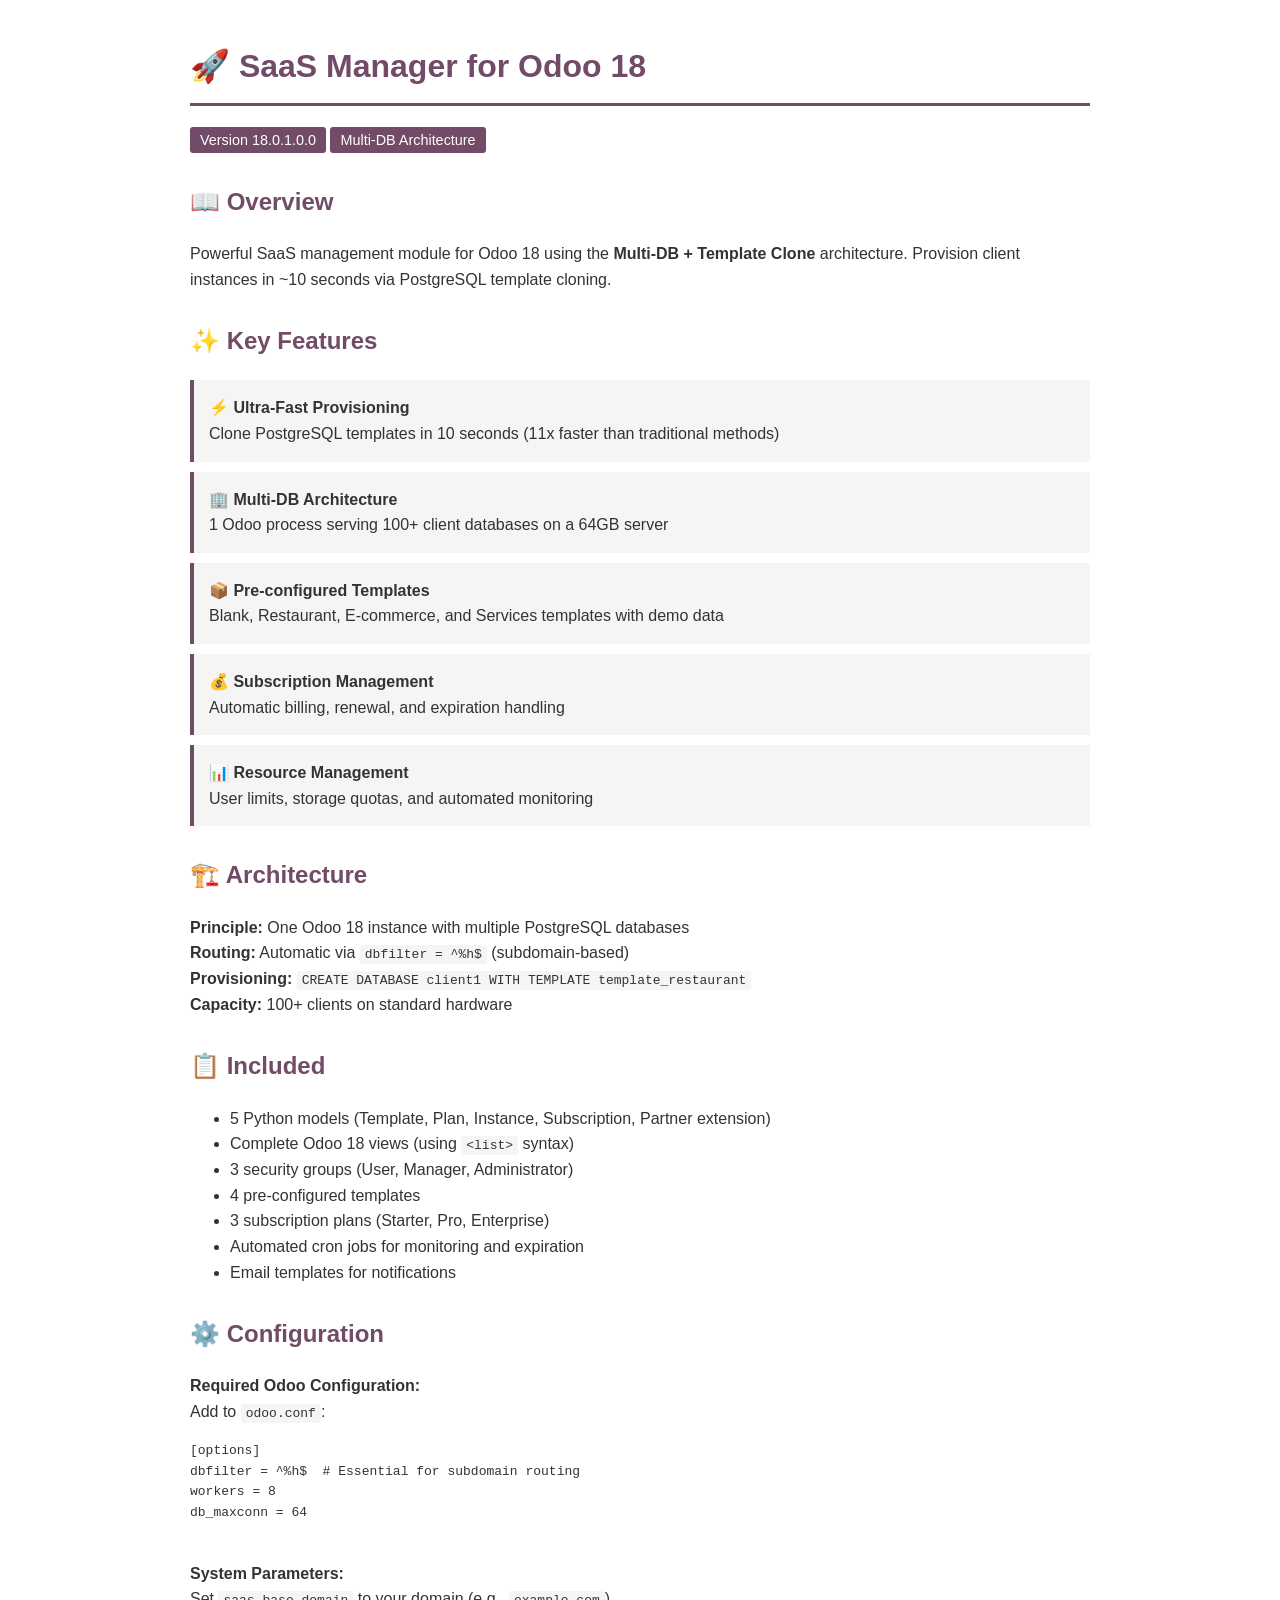
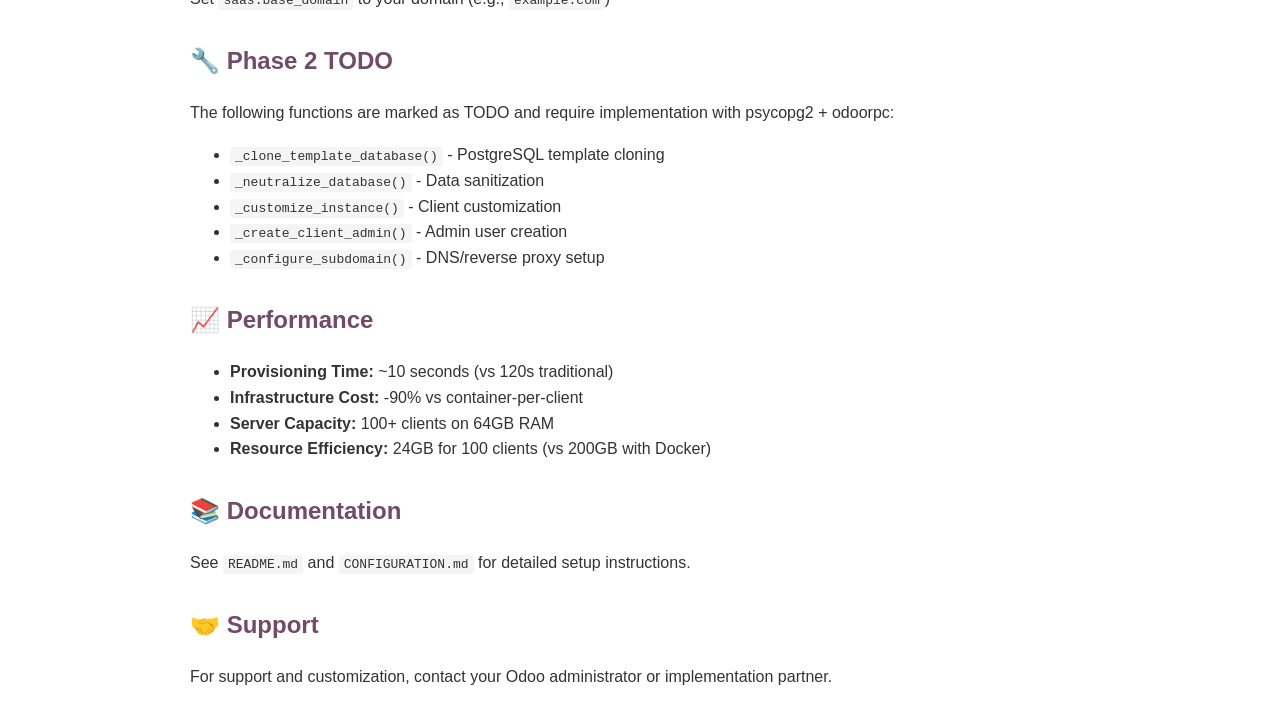
<file: saas_manager/static/description/index.html>
<!DOCTYPE html>
<html>
<head>
    <meta charset="utf-8">
    <title>SaaS Manager for Odoo 18</title>
    <style>
        body {
            font-family: 'Segoe UI', Tahoma, Geneva, Verdana, sans-serif;
            line-height: 1.6;
            color: #333;
            max-width: 900px;
            margin: 0 auto;
            padding: 20px;
        }
        h1 {
            color: #714B67;
            border-bottom: 3px solid #714B67;
            padding-bottom: 10px;
        }
        h2 {
            color: #714B67;
            margin-top: 30px;
        }
        .badge {
            background: #714B67;
            color: white;
            padding: 5px 10px;
            border-radius: 3px;
            font-size: 0.9em;
        }
        .feature {
            background: #f5f5f5;
            padding: 15px;
            margin: 10px 0;
            border-left: 4px solid #714B67;
        }
        code {
            background: #f5f5f5;
            padding: 2px 5px;
            border-radius: 3px;
        }
    </style>
</head>
<body>
    <h1>🚀 SaaS Manager for Odoo 18</h1>
    <p><span class="badge">Version 18.0.1.0.0</span> <span class="badge">Multi-DB Architecture</span></p>
    
    <h2>📖 Overview</h2>
    <p>
        Powerful SaaS management module for Odoo 18 using the <strong>Multi-DB + Template Clone</strong> architecture.
        Provision client instances in ~10 seconds via PostgreSQL template cloning.
    </p>
    
    <h2>✨ Key Features</h2>
    <div class="feature">
        <strong>⚡ Ultra-Fast Provisioning</strong><br>
        Clone PostgreSQL templates in 10 seconds (11x faster than traditional methods)
    </div>
    <div class="feature">
        <strong>🏢 Multi-DB Architecture</strong><br>
        1 Odoo process serving 100+ client databases on a 64GB server
    </div>
    <div class="feature">
        <strong>📦 Pre-configured Templates</strong><br>
        Blank, Restaurant, E-commerce, and Services templates with demo data
    </div>
    <div class="feature">
        <strong>💰 Subscription Management</strong><br>
        Automatic billing, renewal, and expiration handling
    </div>
    <div class="feature">
        <strong>📊 Resource Management</strong><br>
        User limits, storage quotas, and automated monitoring
    </div>
    
    <h2>🏗️ Architecture</h2>
    <p>
        <strong>Principle:</strong> One Odoo 18 instance with multiple PostgreSQL databases<br>
        <strong>Routing:</strong> Automatic via <code>dbfilter = ^%h$</code> (subdomain-based)<br>
        <strong>Provisioning:</strong> <code>CREATE DATABASE client1 WITH TEMPLATE template_restaurant</code><br>
        <strong>Capacity:</strong> 100+ clients on standard hardware
    </p>
    
    <h2>📋 Included</h2>
    <ul>
        <li>5 Python models (Template, Plan, Instance, Subscription, Partner extension)</li>
        <li>Complete Odoo 18 views (using <code>&lt;list&gt;</code> syntax)</li>
        <li>3 security groups (User, Manager, Administrator)</li>
        <li>4 pre-configured templates</li>
        <li>3 subscription plans (Starter, Pro, Enterprise)</li>
        <li>Automated cron jobs for monitoring and expiration</li>
        <li>Email templates for notifications</li>
    </ul>
    
    <h2>⚙️ Configuration</h2>
    <p>
        <strong>Required Odoo Configuration:</strong><br>
        Add to <code>odoo.conf</code>:
    </p>
    <pre>
[options]
dbfilter = ^%h$  # Essential for subdomain routing
workers = 8
db_maxconn = 64
    </pre>
    
    <p>
        <strong>System Parameters:</strong><br>
        Set <code>saas.base_domain</code> to your domain (e.g., <code>example.com</code>)
    </p>
    
    <h2>🔧 Phase 2 TODO</h2>
    <p>
        The following functions are marked as TODO and require implementation with psycopg2 + odoorpc:
    </p>
    <ul>
        <li><code>_clone_template_database()</code> - PostgreSQL template cloning</li>
        <li><code>_neutralize_database()</code> - Data sanitization</li>
        <li><code>_customize_instance()</code> - Client customization</li>
        <li><code>_create_client_admin()</code> - Admin user creation</li>
        <li><code>_configure_subdomain()</code> - DNS/reverse proxy setup</li>
    </ul>
    
    <h2>📈 Performance</h2>
    <ul>
        <li><strong>Provisioning Time:</strong> ~10 seconds (vs 120s traditional)</li>
        <li><strong>Infrastructure Cost:</strong> -90% vs container-per-client</li>
        <li><strong>Server Capacity:</strong> 100+ clients on 64GB RAM</li>
        <li><strong>Resource Efficiency:</strong> 24GB for 100 clients (vs 200GB with Docker)</li>
    </ul>
    
    <h2>📚 Documentation</h2>
    <p>
        See <code>README.md</code> and <code>CONFIGURATION.md</code> for detailed setup instructions.
    </p>
    
    <h2>🤝 Support</h2>
    <p>
        For support and customization, contact your Odoo administrator or implementation partner.
    </p>
</body>
</html>
</file>
